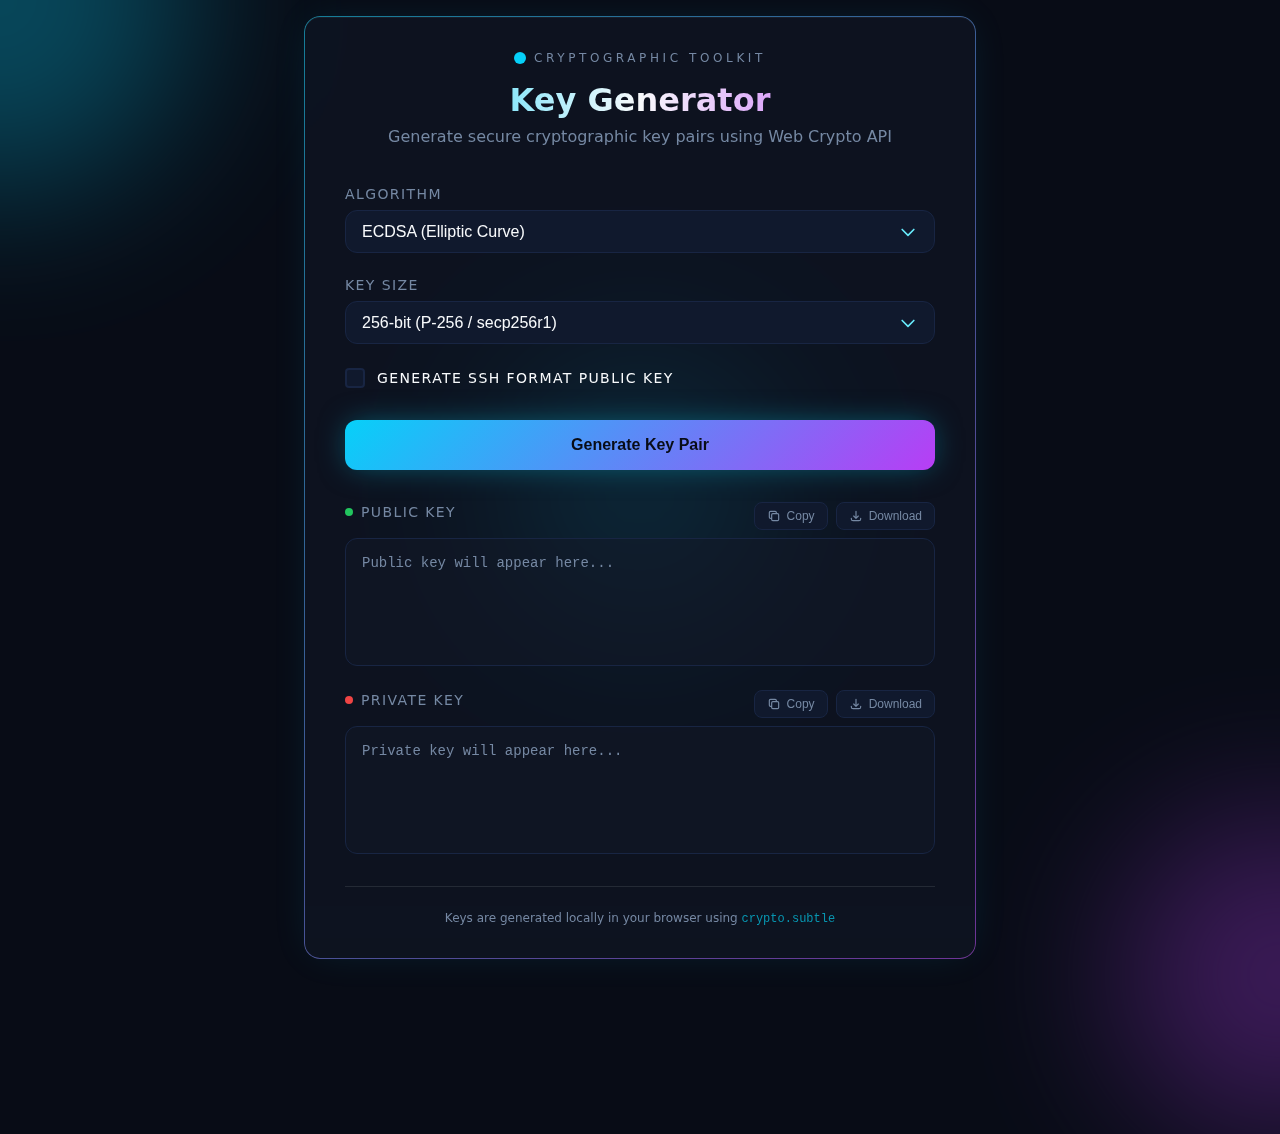
<file: index.html>
<!DOCTYPE html>
<html lang="en">
<head>
  <meta charset="UTF-8">
  <link rel="icon" type="image/png" sizes="32x32" href="favicon.png">
  <meta name="viewport" content="width=device-width, initial-scale=1.0">
  <title>Key Generator - Cryptographic Toolkit</title>
  <style>
    * {
      margin: 0;
      padding: 0;
      box-sizing: border-box;
    }

:root {
      --background: hsl(222 47% 6%);
      --foreground: hsl(210 40% 98%);
      --card: hsl(222 47% 8%);
      --primary: hsl(190 95% 50%);
      --primary-foreground: hsl(222 47% 6%);
      --accent: hsl(280 90% 60%);
      --muted: hsl(222 47% 15%);
      --muted-foreground: hsl(215 20% 55%);
      --border: hsl(222 47% 18%);
      --input: hsl(222 47% 12%);
      --destructive: hsl(0 84% 60%);
      --gradient-cyber: linear-gradient(135deg, hsl(190 95% 50%) 0%, hsl(280 90% 60%) 100%);
    }

    body {
      font-family: 'Inter', system-ui, -apple-system, sans-serif;
      background: var(--background);
      color: var(--foreground);
      min-height: 100vh;
      display: flex;
      align-items: center;
      justify-content: center;
      padding: 1rem;
      position: relative;
      overflow-x: hidden;
    }

    .floating-orb {
      position: absolute;
      border-radius: 50%;
      filter: blur(80px);
      opacity: 0.3;
      animation: float 8s ease-in-out infinite;
      pointer-events: none;
    }

    .orb-1 {
      width: 24rem;
      height: 24rem;
      background: var(--primary);
      top: -12rem;
      left: -12rem;
      animation-delay: 0s;
    }

    .orb-2 {
      width: 20rem;
      height: 20rem;
      background: var(--accent);
      bottom: -10rem;
      right: -10rem;
      animation-delay: 2s;
    }

    .orb-3 {
      width: 16rem;
      height: 16rem;
      background: var(--primary);
      top: 50%;
      left: 50%;
      transform: translate(-50%, -50%);
      animation-delay: 4s;
    }

    @keyframes float {
      0%, 100% {
        transform: translateY(0) scale(1);
      }
      50% {
        transform: translateY(-20px) scale(1.05);
      }
    }

    .card {
      background: rgba(17, 24, 39, 0.6);
      backdrop-filter: blur(24px);
      border: 1px solid rgba(255, 255, 255, 0.1);
      border-radius: 1rem;
      padding: 2rem 2.5rem;
      width: 100%;
      max-width: 42rem;
      position: relative;
      z-index: 10;
      box-shadow: 0 0 40px -10px rgba(6, 182, 212, 0.15),
      inset 0 1px 0 0 rgba(255, 255, 255, 0.05);
    }

    .card::before {
      content: '';
      position: absolute;
      inset: -1px;
      border-radius: inherit;
      padding: 1px;
      background: var(--gradient-cyber);
      -webkit-mask: linear-gradient(#fff 0 0) content-box, linear-gradient(#fff 0 0);
      mask: linear-gradient(#fff 0 0) content-box, linear-gradient(#fff 0 0);
      -webkit-mask-composite: xor;
      mask-composite: exclude;
      opacity: 0.5;
      transition: opacity 0.3s ease;
      pointer-events: none;
    }

    .card:hover::before {
      opacity: 1;
    }

    .header {
      text-align: center;
      margin-bottom: 2.5rem;
    }

    .badge {
      display: inline-flex;
      align-items: center;
      gap: 0.5rem;
      margin-bottom: 1rem;
    }

    .badge-dot {
      width: 0.75rem;
      height: 0.75rem;
      border-radius: 50%;
      background: var(--primary);
      animation: pulse-glow 3s ease-in-out infinite;
    }

    @keyframes pulse-glow {
      0%, 100% {
        opacity: 0.5;
      }
      50% {
        opacity: 0.8;
      }
    }

    .badge-text {
      font-size: 0.75rem;
      text-transform: uppercase;
      letter-spacing: 0.3em;
      color: var(--muted-foreground);
      font-weight: 500;
    }

    h1 {
      font-size: 2rem;
      font-weight: 700;
      background: linear-gradient(to right, var(--primary), var(--foreground), var(--accent));
      -webkit-background-clip: text;
      -webkit-text-fill-color: transparent;
      background-clip: text;
    }

    .subtitle {
      color: var(--muted-foreground);
      margin-top: 0.5rem;
    }

    .controls {
      display: flex;
      flex-direction: column;
      gap: 1.5rem;
      margin-bottom: 2rem;
    }

    .form-group {
      display: flex;
      flex-direction: column;
    }

    label {
      font-size: 0.875rem;
      font-weight: 500;
      color: var(--muted-foreground);
      text-transform: uppercase;
      letter-spacing: 0.1em;
      margin-bottom: 0.5rem;
    }

    select {
      background: var(--input);
      border: 1px solid var(--border);
      color: var(--foreground);
      border-radius: 0.75rem;
      padding: 0.75rem 1rem;
      font-size: 1rem;
      width: 100%;
      cursor: pointer;
      transition: all 0.3s ease;
      background-image: url("data:image/svg+xml,%3Csvg xmlns='http://www.w3.org/2000/svg' fill='none' viewBox='0 0 24 24' stroke='%2367e8f9'%3E%3Cpath stroke-linecap='round' stroke-linejoin='round' stroke-width='2' d='M19 9l-7 7-7-7'%3E%3C/path%3E%3C/svg%3E");
      background-repeat: no-repeat;
      background-position: right 1rem center;
      background-size: 1.25rem;
      -webkit-appearance: none;
      -moz-appearance: none;
      appearance: none;
    }

    select:focus {
      outline: none;
      box-shadow: 0 0 0 2px rgba(6, 182, 212, 0.5);
      border-color: rgba(6, 182, 212, 0.5);
    }

    select option {
      background: var(--card);
      color: var(--foreground);
    }

    .disabled-select {
      background: rgba(255, 255, 255, 0.05);
      color: var(--muted-foreground);
      cursor: not-allowed;
      border: 1px solid var(--border);
      border-radius: 0.75rem;
      padding: 0.75rem 1rem;
      font-size: 1rem;
    }

    .checkbox-group {
      display: flex;
      align-items: center;
      gap: 0.75rem;
      cursor: pointer;
    }

    .checkbox-group:hover .checkbox-label {
      color: var(--primary);
    }

    .checkbox-wrapper {
      position: relative;
    }

    .checkbox-wrapper input {
      position: absolute;
      opacity: 0;
      width: 0;
      height: 0;
    }

    .checkbox-custom {
      width: 1.25rem;
      height: 1.25rem;
      border: 2px solid var(--border);
      border-radius: 0.25rem;
      background: var(--input);
      display: flex;
      align-items: center;
      justify-content: center;
      transition: all 0.2s ease;
    }

    .checkbox-wrapper input:checked + .checkbox-custom {
      background: var(--primary);
      border-color: var(--primary);
    }

    .checkbox-custom svg {
      width: 0.75rem;
      height: 0.75rem;
      stroke: var(--primary-foreground);
      stroke-width: 3;
      opacity: 0;
      transition: opacity 0.2s ease;
    }

    .checkbox-wrapper input:checked + .checkbox-custom svg {
      opacity: 1;
    }

    .checkbox-label {
      font-size: 0.875rem;
      color: var(--foreground);
      transition: color 0.2s ease;
    }

    .btn {
      position: relative;
      width: 100%;
      padding: 1rem 2rem;
      border: none;
      border-radius: 0.75rem;
      font-size: 1rem;
      font-weight: 600;
      color: var(--primary-foreground);
      background: var(--gradient-cyber);
      cursor: pointer;
      transition: all 0.3s ease;
      box-shadow: 0 0 30px -5px rgba(6, 182, 212, 0.5);
    }

    .btn:hover {
      transform: scale(1.02);
      box-shadow: 0 0 40px -5px rgba(6, 182, 212, 0.7);
    }

    .btn:active {
      transform: scale(0.98);
    }

    .btn:disabled {
      opacity: 0.5;
      cursor: not-allowed;
      transform: none;
    }

    .btn-content {
      display: flex;
      align-items: center;
      justify-content: center;
      gap: 0.5rem;
    }

    .spinner {
      width: 1.25rem;
      height: 1.25rem;
      animation: spin 1s linear infinite;
    }

    @keyframes spin {
      from {
        transform: rotate(0deg);
      }
      to {
        transform: rotate(360deg);
      }
    }

    .error {
      margin-bottom: 1.5rem;
      padding: 1rem;
      border-radius: 0.75rem;
      background: rgba(239, 68, 68, 0.1);
      border: 1px solid rgba(239, 68, 68, 0.3);
      color: var(--destructive);
      font-size: 0.875rem;
      display: none;
    }

    .error.show {
      display: block;
    }

    .output-group {
      display: flex;
      flex-direction: column;
      gap: 1.5rem;
    }

    .output-label {
      display: flex;
      align-items: center;
      gap: 0.5rem;
    }

    .output-dot {
      width: 0.5rem;
      height: 0.5rem;
      border-radius: 50%;
    }

    .output-dot.green {
      background: #22c55e;
    }
    .output-dot.red {
      background: #ef4444;
    }

    textarea {
      background: rgba(17, 24, 39, 0.5);
      border: 1px solid var(--border);
      color: var(--foreground);
      border-radius: 0.75rem;
      padding: 1rem;
      width: 100%;
      height: 8rem;
      font-family: 'Monaco', 'Menlo', monospace;
      font-size: 0.875rem;
      resize: none;
    }

    textarea:focus {
      outline: none;
      box-shadow: 0 0 0 2px rgba(6, 182, 212, 0.3);
    }

    textarea::placeholder {
      color: var(--muted-foreground);
    }

    .output-header {
      display: flex;
      justify-content: space-between;
      align-items: center;
      margin-bottom: 0.5rem;
    }

    .copy-btn {
      display: flex;
      align-items: center;
      gap: 0.375rem;
      padding: 0.375rem 0.75rem;
      background: var(--input);
      border: 1px solid var(--border);
      border-radius: 0.5rem;
      color: var(--muted-foreground);
      font-size: 0.75rem;
      cursor: pointer;
      transition: all 0.2s ease;
    }

    .copy-btn:hover {
      background: var(--muted);
      color: var(--foreground);
      border-color: var(--primary);
    }

    .copy-btn.copied {
      background: rgba(34, 197, 94, 0.2);
      border-color: #22c55e;
      color: #22c55e;
    }

    .copy-btn svg {
      width: 0.875rem;
      height: 0.875rem;
    }

    .btn-group {
      display: flex;
      gap: 0.5rem;
    }

    .footer {
      margin-top: 2rem;
      padding-top: 1.5rem;
      border-top: 1px solid rgba(255, 255, 255, 0.1);
      text-align: center;
    }

    .footer p {
      font-size: 0.75rem;
      color: var(--muted-foreground);
    }

    .footer code {
      color: rgba(6, 182, 212, 0.8);
    }

    @media (max-width: 768px) {
      body {
        padding: 0.5rem;
        align-items: flex-start;
        padding-top: 1rem;
      }

      .floating-orb {
        display: none;
      }

      .card {
        padding: 1.25rem;
        border-radius: 0.75rem;
        max-width: 100%;
      }

      .header {
        margin-bottom: 1.5rem;
      }

      h1 {
        font-size: 1.5rem;
      }

      .subtitle {
        font-size: 0.875rem;
      }

      .badge-text {
        font-size: 0.625rem;
        letter-spacing: 0.2em;
      }

      .controls {
        gap: 1rem;
        margin-bottom: 1.5rem;
      }

      label {
        font-size: 0.75rem;
      }

      select, .disabled-select {
        padding: 0.625rem 0.875rem;
        font-size: 0.875rem;
      }

      .btn {
        padding: 0.875rem 1.5rem;
        font-size: 0.875rem;
      }

      textarea {
        height: 6rem;
        font-size: 0.75rem;
        padding: 0.75rem;
      }

      .output-group {
        gap: 1rem;
      }

      .output-header {
        flex-direction: column;
        align-items: flex-start;
        gap: 0.5rem;
      }

      .btn-group {
        width: 100%;
      }

      .copy-btn {
        flex: 1;
        justify-content: center;
        padding: 0.5rem 0.625rem;
      }

      .footer {
        margin-top: 1.5rem;
        padding-top: 1rem;
      }

      .footer p {
        font-size: 0.625rem;
      }
    }

    @media (max-width: 380px) {
      .card {
        padding: 1rem;
      }

      h1 {
        font-size: 1.25rem;
      }

      .btn-group {
        flex-direction: column;
      }

      .copy-btn {
        width: 100%;
      }
    }
  </style>
</head>
<body>
  <div class="floating-orb orb-1"></div>
  <div class="floating-orb orb-2"></div>
  <div class="floating-orb orb-3"></div>
  <div class="card">
    <div class="header">
      <div class="badge">
        <div class="badge-dot"></div>
        <span class="badge-text">Cryptographic Toolkit</span>
      </div>
      <h1>Key Generator</h1>
      <p class="subtitle">
        Generate secure cryptographic key pairs using Web Crypto API
      </p>
    </div>

    <div class="controls">
      <div class="form-group">
        <label for="algorithm">Algorithm</label>
        <select id="algorithm">
          <option value="ECDSA">ECDSA (Elliptic Curve)</option>
          <option value="ED25519">ED25519 (Edwards Curve)</option>
          <option value="RSA">RSA</option>
        </select>
      </div>

      <div class="form-group">
        <label for="keySizeContainer">Key Size</label>
        <div id="keySizeContainer">
          <select id="ecdsaSize">
            <option value="256">256-bit (P-256 / secp256r1)</option>
            <option value="384">384-bit (P-384 / secp384r1)</option>
            <option value="521">521-bit (P-521 / secp521r1)</option>
          </select>
        </div>
      </div>

      <label class="checkbox-group">
        <div class="checkbox-wrapper">
          <input type="checkbox" id="sshFormat">
          <div class="checkbox-custom">
            <svg fill="none" viewBox="0 0 24 24" stroke="currentColor">
              <path stroke-linecap="round" stroke-linejoin="round" d="M5 13l4 4L19 7" />
            </svg>
          </div>
        </div>
        <span class="checkbox-label">Generate SSH format public key</span>
      </label>

      <button class="btn" id="generateBtn">
        <span class="btn-content" id="btnContent">Generate Key Pair</span>
      </button>
    </div>

    <div class="error" id="error"></div>

    <div class="output-group">
      <div class="form-group">
        <div class="output-header">
          <label class="output-label">
            <span class="output-dot green"></span>
            Public Key
          </label>
          <div class="btn-group">
            <button class="copy-btn" id="copyPublicBtn">
              <svg xmlns="http://www.w3.org/2000/svg" fill="none" viewBox="0 0 24 24" stroke="currentColor">
                <path stroke-linecap="round" stroke-linejoin="round" stroke-width="2" d="M8 16H6a2 2 0 01-2-2V6a2 2 0 012-2h8a2 2 0 012 2v2m-6 12h8a2 2 0 002-2v-8a2 2 0 00-2-2h-8a2 2 0 00-2 2v8a2 2 0 002 2z" />
              </svg>
              <span>Copy</span>
            </button>
            <button class="copy-btn" id="downloadPublicBtn">
              <svg xmlns="http://www.w3.org/2000/svg" fill="none" viewBox="0 0 24 24" stroke="currentColor">
                <path stroke-linecap="round" stroke-linejoin="round" stroke-width="2" d="M4 16v1a3 3 0 003 3h10a3 3 0 003-3v-1m-4-4l-4 4m0 0l-4-4m4 4V4" />
              </svg>
              <span>Download</span>
            </button>
          </div>
        </div>
        <textarea id="publicKey" readonly placeholder="Public key will appear here..."></textarea>
      </div>

      <div class="form-group">
        <div class="output-header">
          <label class="output-label">
            <span class="output-dot red"></span>
            Private Key
          </label>
          <div class="btn-group">
            <button class="copy-btn" id="copyPrivateBtn">
              <svg xmlns="http://www.w3.org/2000/svg" fill="none" viewBox="0 0 24 24" stroke="currentColor">
                <path stroke-linecap="round" stroke-linejoin="round" stroke-width="2" d="M8 16H6a2 2 0 01-2-2V6a2 2 0 012-2h8a2 2 0 012 2v2m-6 12h8a2 2 0 002-2v-8a2 2 0 00-2-2h-8a2 2 0 00-2 2v8a2 2 0 002 2z" />
              </svg>
              <span>Copy</span>
            </button>
            <button class="copy-btn" id="downloadPrivateBtn">
              <svg xmlns="http://www.w3.org/2000/svg" fill="none" viewBox="0 0 24 24" stroke="currentColor">
                <path stroke-linecap="round" stroke-linejoin="round" stroke-width="2" d="M4 16v1a3 3 0 003 3h10a3 3 0 003-3v-1m-4-4l-4 4m0 0l-4-4m4 4V4" />
              </svg>
              <span>Download</span>
            </button>
          </div>
        </div>
        <textarea id="privateKey" readonly placeholder="Private key will appear here..."></textarea>
      </div>
    </div>

    <div class="footer">
      <p>
        Keys are generated locally in your browser using <code>crypto.subtle</code>
      </p>
    </div>
  </div>
  <script type="module">
    import {
      ed25519
    } from "https://esm.sh/@noble/curves@2.0.1/ed25519";

    /* =========================================================
     * DOM REFERENCES
     * ======================================================= */
    const $ = (id) => document.getElementById(id);

    const ui = {
      algorithm: $('algorithm'),
      keySizeContainer: $('keySizeContainer'),
      sshFormat: $('sshFormat'),
      generateBtn: $('generateBtn'),
      btnContent: $('btnContent'),
      error: $('error'),
      publicKey: $('publicKey'),
      privateKey: $('privateKey'),
      copyPublicBtn: $('copyPublicBtn'),
      copyPrivateBtn: $('copyPrivateBtn'),
      downloadPublicBtn: $('downloadPublicBtn'),
      downloadPrivateBtn: $('downloadPrivateBtn'),
    };

    /* =========================================================
     * CONSTANTS
     * ======================================================= */
    const ECDSA_CURVES = {
      '256': 'P-256',
      '384': 'P-384',
      '521': 'P-521',
    };

    const SSH_CURVE_NAMES = {
      '256': 'nistp256',
      '384': 'nistp384',
      '521': 'nistp521',
    };
    
    const KEY_LABELS = {
      ECDSA: 'EC',
      ED25519: '',
      RSA: 'RSA',
    };

    /* =========================================================
     * UI HELPERS
     * ======================================================= */
    function setLoading(isLoading) {
      ui.generateBtn.disabled = isLoading;
      ui.btnContent.innerHTML = isLoading
      ? `
      <svg class="spinner" viewBox="0 0 24 24" fill="none">
      <circle style="opacity:.25" cx="12" cy="12" r="10" stroke="currentColor" stroke-width="4"/>
      <path style="opacity:.75" fill="currentColor"
      d="M4 12a8 8 0 018-8V0C5.373 0 0 5.373 0 12h4z"/>
      </svg>
      Generating...
      `: 'Generate Key Pair';
    }

    function showError(message) {
      ui.error.textContent = message;
      ui.error.classList.add('show');
    }

    function clearOutput() {
      ui.error.classList.remove('show');
      ui.publicKey.value = '';
      ui.privateKey.value = '';
    }

    /* =========================================================
     * KEY SIZE SELECTION
     * ======================================================= */
    function updateKeySizeOptions() {
      const algo = ui.algorithm.value;

      if (algo === 'ED25519') {
        ui.keySizeContainer.innerHTML =
        `<div class="disabled-select">256-bit (Fixed)</div>`;
        return;
      }

      if (algo === 'ECDSA') {
        ui.keySizeContainer.innerHTML = `
        <select id="ecdsaSize">
        <option value="256">256-bit (P-256)</option>
        <option value="384">384-bit (P-384)</option>
        <option value="521">521-bit (P-521)</option>
        </select>
        `;
        return;
      }

      ui.keySizeContainer.innerHTML = `
      <select id="rsaSize">
      <option value="1024">1024-bit</option>
      <option value="2048" selected>2048-bit (Recommended)</option>
      <option value="4096">4096-bit</option>
      </select>
      `;
    }

    /* =========================================================
     * UTILS
     * ======================================================= */
    const bufferToBase64 = (buffer) =>
    btoa(String.fromCharCode(...new Uint8Array(buffer)));

    const formatPEM = (base64, type) =>
    `-----BEGIN ${type} KEY-----\n${
    base64.match(/.{1,64}/g).join('\n')
    }\n-----END ${type} KEY-----`;

    const decodeBase64Url = (str) =>
    Uint8Array.from(atob(str.replace(/-/g, '+').replace(/_/g, '/')), c => c.charCodeAt(0));

    const spkiFromPublicKeyED25519 = (pub) => {
      return new Uint8Array([
        0x30, 0x2a,
        0x30, 0x05,
        0x06, 0x03, 0x2b, 0x65, 0x70,
        0x03, 0x21, 0x00,
        ...pub
      ]);
    }

    const pkcs8FromPrivateKeyED25519 = (priv) => {
      return new Uint8Array([
        0x30, 0x2e,
        0x02, 0x01, 0x00,
        0x30, 0x05,
        0x06, 0x03, 0x2b, 0x65, 0x70,
        0x04, 0x22,
        0x04, 0x20,
        ...priv
      ]);
    }

    /* =========================================================
     * SSH ENCODING
     * ======================================================= */
    const ssh = {
      string: (str) => {
        const bytes = new TextEncoder().encode(str);
        return new Uint8Array([
          ...new Uint8Array(new Uint32Array([bytes.length]).buffer).reverse(),
          ...bytes,
        ]);
      },

      bytes: (bytes) => {
        const len = bytes.length;
        return new Uint8Array([
          ...new Uint8Array(new Uint32Array([len]).buffer).reverse(),
          ...bytes,
        ]);
      },

      mpint: (bytes) => {
        if (bytes[0] & 0x80) bytes = Uint8Array.from([0, ...bytes]);
        return ssh.bytes(bytes);
      },
    };

    /* =========================================================
     * SSH PUBLIC KEY FORMATTERS
     * ======================================================= */
    async function formatSSHPublicKey(publicKey, algo, ecdsaSize) {
      if (algo === 'RSA') {
        const jwk = await crypto.subtle.exportKey('jwk', publicKey);
        const e = ssh.mpint(decodeBase64Url(jwk.e));
        const n = ssh.mpint(decodeBase64Url(jwk.n));
        const blob = new Uint8Array([
          ...ssh.string('ssh-rsa'),
          ...e,
          ...n,
        ]);
        return `ssh-rsa ${bufferToBase64(blob)}`;
      }

      if (algo === 'ECDSA') {
        const jwk = await crypto.subtle.exportKey('jwk', publicKey);
        const x = decodeBase64Url(jwk.x);
        const y = decodeBase64Url(jwk.y);
        const curve = SSH_CURVE_NAMES[ecdsaSize];
        const point = new Uint8Array([0x04, ...x, ...y]);

        const blob = new Uint8Array([
          ...ssh.string(`ecdsa-sha2-${curve}`),
          ...ssh.string(curve),
          ...ssh.bytes(point),
        ]);

        return `ecdsa-sha2-${curve} ${bufferToBase64(blob)}`;
      }

      const raw = publicKey instanceof Uint8Array ? publicKey : new Uint8Array(await crypto.subtle.exportKey('raw', publicKey));
      const blob = new Uint8Array([
        ...ssh.string('ssh-ed25519'),
        ...ssh.bytes(raw),
      ]);
      return `ssh-ed25519 ${bufferToBase64(blob)}`;
    }

    /* =========================================================
     * KEY GENERATION
     * ======================================================= */
    async function generateED25519() {
      try {
        return await crypto.subtle.generateKey(
          {
            name: 'Ed25519'
          },
          true,
          ['sign', 'verify']
        );
      } catch (err) {
        const privateKey = ed25519.utils.randomSecretKey();
        return {
          privateKey,
          publicKey: ed25519.getPublicKey(privateKey),
        };
      }
    }

    async function generateKeyPair() {
      const algo = ui.algorithm.value;
      const ecdsaSize = $('ecdsaSize')?.value ?? '256';
      const rsaSize = $('rsaSize')?.value ?? '2048';

      if (algo === 'ECDSA') {
        return crypto.subtle.generateKey(
          {
            name: 'ECDSA', namedCurve: ECDSA_CURVES[ecdsaSize]
          },
          true,
          ['sign', 'verify']
        );
      }

      if (algo === 'ED25519') {
        return generateED25519();
      }

      return crypto.subtle.generateKey(
        {
          name: 'RSA-OAEP',
          modulusLength: Number(rsaSize),
          publicExponent: new Uint8Array([1, 0, 1]),
          hash: 'SHA-256',
        },
        true,
        ['encrypt', 'decrypt']
      );
    }

    /* =========================================================
     * MAIN HANDLER
     * ======================================================= */
    async function generateKeys() {
      try {
        clearOutput();
        setLoading(true);

        const algo = ui.algorithm.value;
        const keyPair = await generateKeyPair();

        const privateKey = algo === 'ED25519' && keyPair.privateKey instanceof Uint8Array ? pkcs8FromPrivateKeyED25519(keyPair.privateKey) : await crypto.subtle.exportKey('pkcs8', keyPair.privateKey);
        ui.privateKey.value = formatPEM(bufferToBase64(privateKey), `${KEY_LABELS[algo]} PRIVATE`.trim());

        if (ui.sshFormat.checked) {
          ui.publicKey.value = await formatSSHPublicKey(
            keyPair.publicKey,
            ui.algorithm.value,
            $('ecdsaSize')?.value
          );
        } else {
          const publicKey = algo === 'ED25519' && keyPair.publicKey instanceof Uint8Array ? spkiFromPublicKeyED25519(keyPair.publicKey) : await crypto.subtle.exportKey('spki', keyPair.publicKey);
          ui.publicKey.value = formatPEM(bufferToBase64(publicKey), 'PUBLIC');
        }
      } catch (err) {
        console.error(err);
        showError(
          `Failed to generate keys: ${err.message || 'Unknown error'}`
        );
      } finally {
        setLoading(false);
      }
    }

    /* =========================================================
     * COPY TO CLIPBOARD
     * ======================================================= */
    async function copyToClipboard(textareaId, buttonId) {
      const textarea = document.getElementById(textareaId);
      const button = document.getElementById(buttonId);
      const text = textarea.value;

      if (!text) return;

      try {
        await navigator.clipboard.writeText(text);
        button.classList.add('copied');
        button.querySelector('span').textContent = 'Copied!';

        setTimeout(() => {
          button.classList.remove('copied');
          button.querySelector('span').textContent = 'Copy';
        }, 2000);
      } catch (err) {
        // Fallback for older browsers
        textarea.select();
        document.execCommand('copy');
        button.classList.add('copied');
        button.querySelector('span').textContent = 'Copied!';

        setTimeout(() => {
          button.classList.remove('copied');
          button.querySelector('span').textContent = 'Copy';
        }, 2000);
      }
    }

    /* =========================================================
     * DOWNLOAD KEY
     * ======================================================= */
    function downloadKey(textareaId, type) {
      const textarea = document.getElementById(textareaId);
      const text = textarea.value;

      if (!text) return;

      const algo = ui.algorithm.value.toLowerCase();
      const isSSH = ui.sshFormat.checked && type === 'public';

      let filename;
      if (isSSH) {
        filename = `id_${algo}.pub`;
      } else {
        filename = `${algo}_${type}.pem`;
      }

      const blob = new Blob([text], {
        type: 'text/plain'
      });
      const url = URL.createObjectURL(blob);
      const a = document.createElement('a');
      a.href = url;
      a.download = filename;
      document.body.appendChild(a);
      a.click();
      document.body.removeChild(a);
      URL.revokeObjectURL(url);
    }

    /* =========================================================
     * EVENTS
     * ======================================================= */
    ui.algorithm.addEventListener('change', updateKeySizeOptions);
    ui.generateBtn.addEventListener('click', generateKeys);
    ui.copyPublicBtn.addEventListener('click', () => copyToClipboard('publicKey', 'copyPublicBtn'));
    ui.copyPrivateBtn.addEventListener('click', () => copyToClipboard('privateKey', 'copyPrivateBtn'));
    ui.downloadPublicBtn.addEventListener('click', () => downloadKey('publicKey', 'public'));
    ui.downloadPrivateBtn.addEventListener('click', () => downloadKey('privateKey', 'private'));
    updateKeySizeOptions();
  </script>
</body>
</html>
</file>
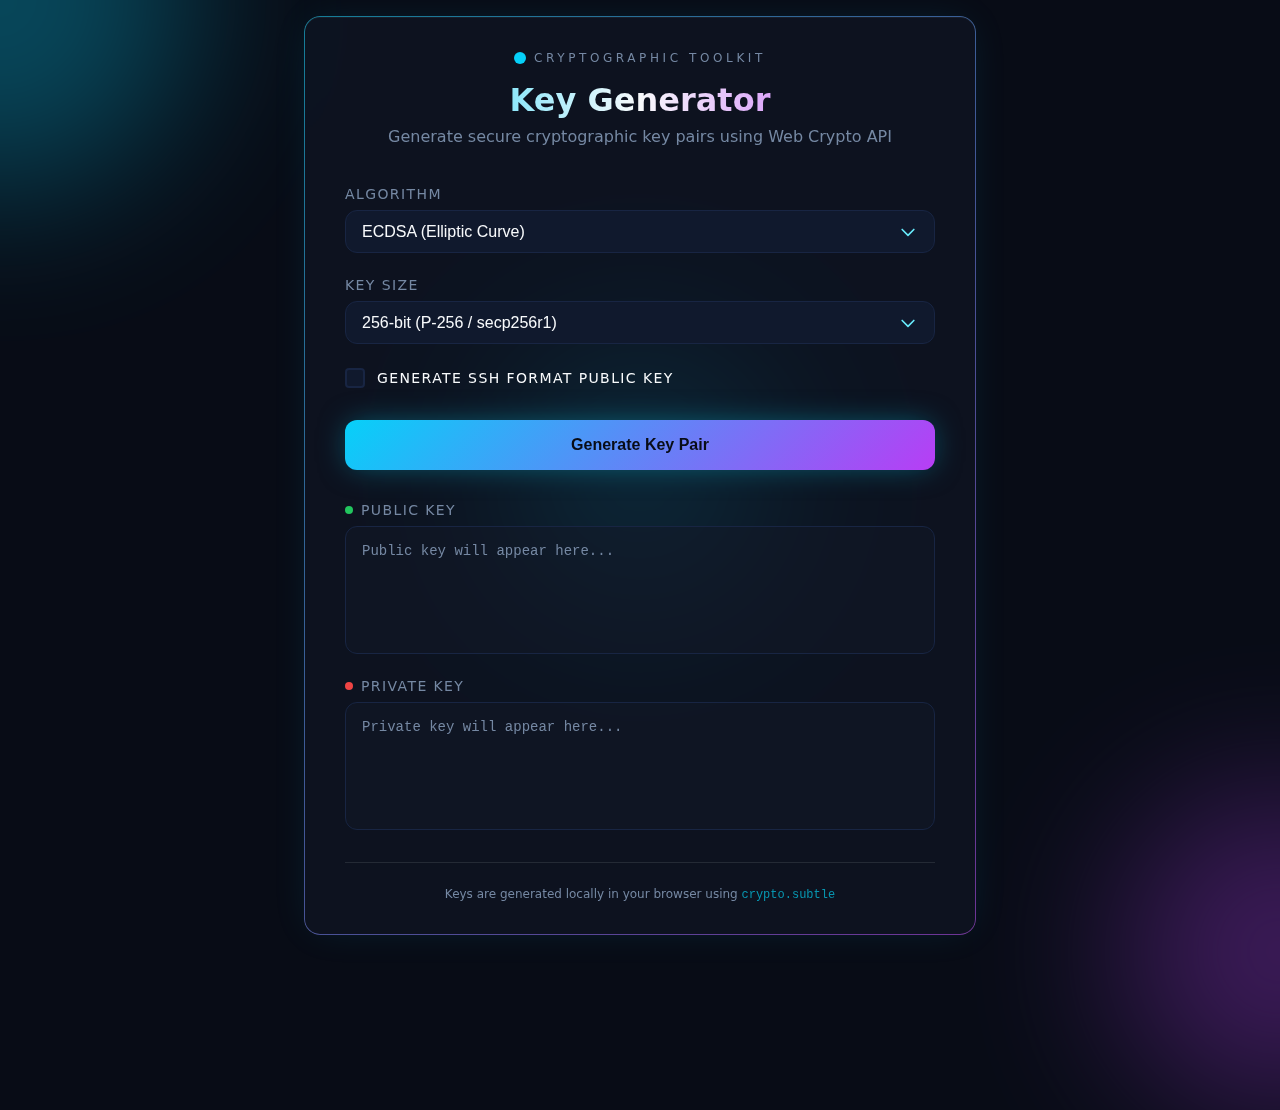
<file: public/keygen.html>
<!DOCTYPE html>
<html lang="en">
<head>
  <meta charset="UTF-8">
  <meta name="viewport" content="width=device-width, initial-scale=1.0">
  <title>Key Generator - Cryptographic Toolkit</title>
  <style>
    * {
      margin: 0;
      padding: 0;
      box-sizing: border-box;
    }

    :root {
      --background: hsl(222 47% 6%);
      --foreground: hsl(210 40% 98%);
      --card: hsl(222 47% 8%);
      --primary: hsl(190 95% 50%);
      --primary-foreground: hsl(222 47% 6%);
      --accent: hsl(280 90% 60%);
      --muted: hsl(222 47% 15%);
      --muted-foreground: hsl(215 20% 55%);
      --border: hsl(222 47% 18%);
      --input: hsl(222 47% 12%);
      --destructive: hsl(0 84% 60%);
      --gradient-cyber: linear-gradient(135deg, hsl(190 95% 50%) 0%, hsl(280 90% 60%) 100%);
    }

    body {
      font-family: 'Inter', system-ui, -apple-system, sans-serif;
      background: var(--background);
      color: var(--foreground);
      min-height: 100vh;
      display: flex;
      align-items: center;
      justify-content: center;
      padding: 1rem;
      position: relative;
      overflow-x: hidden;
    }

    .floating-orb {
      position: absolute;
      border-radius: 50%;
      filter: blur(80px);
      opacity: 0.3;
      animation: float 8s ease-in-out infinite;
      pointer-events: none;
    }

    .orb-1 {
      width: 24rem;
      height: 24rem;
      background: var(--primary);
      top: -12rem;
      left: -12rem;
      animation-delay: 0s;
    }

    .orb-2 {
      width: 20rem;
      height: 20rem;
      background: var(--accent);
      bottom: -10rem;
      right: -10rem;
      animation-delay: 2s;
    }

    .orb-3 {
      width: 16rem;
      height: 16rem;
      background: var(--primary);
      top: 50%;
      left: 50%;
      transform: translate(-50%, -50%);
      animation-delay: 4s;
    }

    @keyframes float {
      0%, 100% { transform: translateY(0) scale(1); }
      50% { transform: translateY(-20px) scale(1.05); }
    }

    .card {
      background: rgba(17, 24, 39, 0.6);
      backdrop-filter: blur(24px);
      border: 1px solid rgba(255, 255, 255, 0.1);
      border-radius: 1rem;
      padding: 2rem 2.5rem;
      width: 100%;
      max-width: 42rem;
      position: relative;
      z-index: 10;
      box-shadow: 0 0 40px -10px rgba(6, 182, 212, 0.15),
                  inset 0 1px 0 0 rgba(255, 255, 255, 0.05);
    }

    .card::before {
      content: '';
      position: absolute;
      inset: -1px;
      border-radius: inherit;
      padding: 1px;
      background: var(--gradient-cyber);
      -webkit-mask: linear-gradient(#fff 0 0) content-box, linear-gradient(#fff 0 0);
      mask: linear-gradient(#fff 0 0) content-box, linear-gradient(#fff 0 0);
      -webkit-mask-composite: xor;
      mask-composite: exclude;
      opacity: 0.5;
      transition: opacity 0.3s ease;
      pointer-events: none;
    }

    .card:hover::before {
      opacity: 1;
    }

    .header {
      text-align: center;
      margin-bottom: 2.5rem;
    }

    .badge {
      display: inline-flex;
      align-items: center;
      gap: 0.5rem;
      margin-bottom: 1rem;
    }

    .badge-dot {
      width: 0.75rem;
      height: 0.75rem;
      border-radius: 50%;
      background: var(--primary);
      animation: pulse-glow 3s ease-in-out infinite;
    }

    @keyframes pulse-glow {
      0%, 100% { opacity: 0.5; }
      50% { opacity: 0.8; }
    }

    .badge-text {
      font-size: 0.75rem;
      text-transform: uppercase;
      letter-spacing: 0.3em;
      color: var(--muted-foreground);
      font-weight: 500;
    }

    h1 {
      font-size: 2rem;
      font-weight: 700;
      background: linear-gradient(to right, var(--primary), var(--foreground), var(--accent));
      -webkit-background-clip: text;
      -webkit-text-fill-color: transparent;
      background-clip: text;
    }

    .subtitle {
      color: var(--muted-foreground);
      margin-top: 0.5rem;
    }

    .controls {
      display: flex;
      flex-direction: column;
      gap: 1.5rem;
      margin-bottom: 2rem;
    }

    .form-group {
      display: flex;
      flex-direction: column;
    }

    label {
      font-size: 0.875rem;
      font-weight: 500;
      color: var(--muted-foreground);
      text-transform: uppercase;
      letter-spacing: 0.1em;
      margin-bottom: 0.5rem;
    }

    select {
      background: var(--input);
      border: 1px solid var(--border);
      color: var(--foreground);
      border-radius: 0.75rem;
      padding: 0.75rem 1rem;
      font-size: 1rem;
      width: 100%;
      cursor: pointer;
      transition: all 0.3s ease;
      background-image: url("data:image/svg+xml,%3Csvg xmlns='http://www.w3.org/2000/svg' fill='none' viewBox='0 0 24 24' stroke='%2367e8f9'%3E%3Cpath stroke-linecap='round' stroke-linejoin='round' stroke-width='2' d='M19 9l-7 7-7-7'%3E%3C/path%3E%3C/svg%3E");
      background-repeat: no-repeat;
      background-position: right 1rem center;
      background-size: 1.25rem;
      -webkit-appearance: none;
      -moz-appearance: none;
      appearance: none;
    }

    select:focus {
      outline: none;
      box-shadow: 0 0 0 2px rgba(6, 182, 212, 0.5);
      border-color: rgba(6, 182, 212, 0.5);
    }

    select option {
      background: var(--card);
      color: var(--foreground);
    }

    .disabled-select {
      background: rgba(255, 255, 255, 0.05);
      color: var(--muted-foreground);
      cursor: not-allowed;
      border: 1px solid var(--border);
      border-radius: 0.75rem;
      padding: 0.75rem 1rem;
      font-size: 1rem;
    }

    .checkbox-group {
      display: flex;
      align-items: center;
      gap: 0.75rem;
      cursor: pointer;
    }

    .checkbox-group:hover .checkbox-label {
      color: var(--primary);
    }

    .checkbox-wrapper {
      position: relative;
    }

    .checkbox-wrapper input {
      position: absolute;
      opacity: 0;
      width: 0;
      height: 0;
    }

    .checkbox-custom {
      width: 1.25rem;
      height: 1.25rem;
      border: 2px solid var(--border);
      border-radius: 0.25rem;
      background: var(--input);
      display: flex;
      align-items: center;
      justify-content: center;
      transition: all 0.2s ease;
    }

    .checkbox-wrapper input:checked + .checkbox-custom {
      background: var(--primary);
      border-color: var(--primary);
    }

    .checkbox-custom svg {
      width: 0.75rem;
      height: 0.75rem;
      stroke: var(--primary-foreground);
      stroke-width: 3;
      opacity: 0;
      transition: opacity 0.2s ease;
    }

    .checkbox-wrapper input:checked + .checkbox-custom svg {
      opacity: 1;
    }

    .checkbox-label {
      font-size: 0.875rem;
      color: var(--foreground);
      transition: color 0.2s ease;
    }

    .btn {
      position: relative;
      width: 100%;
      padding: 1rem 2rem;
      border: none;
      border-radius: 0.75rem;
      font-size: 1rem;
      font-weight: 600;
      color: var(--primary-foreground);
      background: var(--gradient-cyber);
      cursor: pointer;
      transition: all 0.3s ease;
      box-shadow: 0 0 30px -5px rgba(6, 182, 212, 0.5);
    }

    .btn:hover {
      transform: scale(1.02);
      box-shadow: 0 0 40px -5px rgba(6, 182, 212, 0.7);
    }

    .btn:active {
      transform: scale(0.98);
    }

    .btn:disabled {
      opacity: 0.5;
      cursor: not-allowed;
      transform: none;
    }

    .btn-content {
      display: flex;
      align-items: center;
      justify-content: center;
      gap: 0.5rem;
    }

    .spinner {
      width: 1.25rem;
      height: 1.25rem;
      animation: spin 1s linear infinite;
    }

    @keyframes spin {
      from { transform: rotate(0deg); }
      to { transform: rotate(360deg); }
    }

    .error {
      margin-bottom: 1.5rem;
      padding: 1rem;
      border-radius: 0.75rem;
      background: rgba(239, 68, 68, 0.1);
      border: 1px solid rgba(239, 68, 68, 0.3);
      color: var(--destructive);
      font-size: 0.875rem;
      display: none;
    }

    .error.show {
      display: block;
    }

    .output-group {
      display: flex;
      flex-direction: column;
      gap: 1.5rem;
    }

    .output-label {
      display: flex;
      align-items: center;
      gap: 0.5rem;
    }

    .output-dot {
      width: 0.5rem;
      height: 0.5rem;
      border-radius: 50%;
    }

    .output-dot.green { background: #22c55e; }
    .output-dot.red { background: #ef4444; }

    textarea {
      background: rgba(17, 24, 39, 0.5);
      border: 1px solid var(--border);
      color: var(--foreground);
      border-radius: 0.75rem;
      padding: 1rem;
      width: 100%;
      height: 8rem;
      font-family: 'Monaco', 'Menlo', monospace;
      font-size: 0.875rem;
      resize: none;
    }

    textarea:focus {
      outline: none;
      box-shadow: 0 0 0 2px rgba(6, 182, 212, 0.3);
    }

    textarea::placeholder {
      color: var(--muted-foreground);
    }

    .footer {
      margin-top: 2rem;
      padding-top: 1.5rem;
      border-top: 1px solid rgba(255, 255, 255, 0.1);
      text-align: center;
    }

    .footer p {
      font-size: 0.75rem;
      color: var(--muted-foreground);
    }

    .footer code {
      color: rgba(6, 182, 212, 0.8);
    }

    @media (max-width: 640px) {
      .card {
        padding: 1.5rem;
      }
      h1 {
        font-size: 1.5rem;
      }
    }
  </style>
</head>
<body>
  <div class="floating-orb orb-1"></div>
  <div class="floating-orb orb-2"></div>
  <div class="floating-orb orb-3"></div>

  <div class="card">
    <div class="header">
      <div class="badge">
        <div class="badge-dot"></div>
        <span class="badge-text">Cryptographic Toolkit</span>
      </div>
      <h1>Key Generator</h1>
      <p class="subtitle">Generate secure cryptographic key pairs using Web Crypto API</p>
    </div>

    <div class="controls">
      <div class="form-group">
        <label for="algorithm">Algorithm</label>
        <select id="algorithm">
          <option value="ECDSA">ECDSA (Elliptic Curve)</option>
          <option value="ED25519">ED25519 (Edwards Curve)</option>
          <option value="RSA">RSA</option>
        </select>
      </div>

      <div class="form-group">
        <label for="keySize">Key Size</label>
        <div id="keySizeContainer">
          <select id="ecdsaSize">
            <option value="256">256-bit (P-256 / secp256r1)</option>
            <option value="384">384-bit (P-384 / secp384r1)</option>
            <option value="521">521-bit (P-521 / secp521r1)</option>
          </select>
        </div>
      </div>

      <label class="checkbox-group">
        <div class="checkbox-wrapper">
          <input type="checkbox" id="sshFormat">
          <div class="checkbox-custom">
            <svg fill="none" viewBox="0 0 24 24" stroke="currentColor">
              <path stroke-linecap="round" stroke-linejoin="round" d="M5 13l4 4L19 7"/>
            </svg>
          </div>
        </div>
        <span class="checkbox-label">Generate SSH format public key</span>
      </label>

      <button class="btn" id="generateBtn">
        <span class="btn-content" id="btnContent">Generate Key Pair</span>
      </button>
    </div>

    <div class="error" id="error"></div>

    <div class="output-group">
      <div class="form-group">
        <label class="output-label">
          <span class="output-dot green"></span>
          Public Key
        </label>
        <textarea id="publicKey" readonly placeholder="Public key will appear here..."></textarea>
      </div>

      <div class="form-group">
        <label class="output-label">
          <span class="output-dot red"></span>
          Private Key
        </label>
        <textarea id="privateKey" readonly placeholder="Private key will appear here..."></textarea>
      </div>
    </div>

    <div class="footer">
      <p>Keys are generated locally in your browser using <code>crypto.subtle</code></p>
    </div>
  </div>

  <script>
    const algorithmSelect = document.getElementById('algorithm');
    const keySizeContainer = document.getElementById('keySizeContainer');
    const sshFormatCheckbox = document.getElementById('sshFormat');
    const generateBtn = document.getElementById('generateBtn');
    const btnContent = document.getElementById('btnContent');
    const errorDiv = document.getElementById('error');
    const publicKeyTextarea = document.getElementById('publicKey');
    const privateKeyTextarea = document.getElementById('privateKey');

    const ecdsaCurveMap = { '256': 'P-256', '384': 'P-384', '521': 'P-521' };
    const sshCurveNames = { '256': 'nistp256', '384': 'nistp384', '521': 'nistp521' };

    function updateKeySizeOptions() {
      const algo = algorithmSelect.value;
      if (algo === 'ED25519') {
        keySizeContainer.innerHTML = '<div class="disabled-select">256-bit (Fixed)</div>';
      } else if (algo === 'ECDSA') {
        keySizeContainer.innerHTML = `
          <select id="ecdsaSize">
            <option value="256">256-bit (P-256 / secp256r1)</option>
            <option value="384">384-bit (P-384 / secp384r1)</option>
            <option value="521">521-bit (P-521 / secp521r1)</option>
          </select>
        `;
      } else {
        keySizeContainer.innerHTML = `
          <select id="rsaSize">
            <option value="1024">1024-bit</option>
            <option value="2048" selected>2048-bit (Recommended)</option>
            <option value="4096">4096-bit</option>
          </select>
        `;
      }
    }

    algorithmSelect.addEventListener('change', updateKeySizeOptions);

    function arrayBufferToBase64(buffer) {
      const bytes = new Uint8Array(buffer);
      let binary = '';
      for (let i = 0; i < bytes.byteLength; i++) {
        binary += String.fromCharCode(bytes[i]);
      }
      return btoa(binary);
    }

    function formatPEM(base64, type) {
      const lines = base64.match(/.{1,64}/g) || [];
      return `-----BEGIN ${type} KEY-----\n${lines.join('\n')}\n-----END ${type} KEY-----`;
    }

    function encodeSSHString(str) {
      const encoder = new TextEncoder();
      const strBytes = encoder.encode(str);
      const result = new Uint8Array(4 + strBytes.length);
      const view = new DataView(result.buffer);
      view.setUint32(0, strBytes.length, false);
      result.set(strBytes, 4);
      return result;
    }

    function encodeSSHBytes(bytes) {
      const result = new Uint8Array(4 + bytes.length);
      const view = new DataView(result.buffer);
      view.setUint32(0, bytes.length, false);
      result.set(bytes, 4);
      return result;
    }

    function encodeSSHMpint(bytes) {
      if (bytes[0] & 0x80) {
        const padded = new Uint8Array(bytes.length + 1);
        padded[0] = 0;
        padded.set(bytes, 1);
        bytes = padded;
      }
      return encodeSSHBytes(bytes);
    }

    async function formatSSHPublicKey(publicKey, algo, curveSize) {
      if (algo === 'RSA') {
        const jwk = await crypto.subtle.exportKey('jwk', publicKey);
        const e = new Uint8Array(atob(jwk.e.replace(/-/g, '+').replace(/_/g, '/')).split('').map(c => c.charCodeAt(0)));
        const n = new Uint8Array(atob(jwk.n.replace(/-/g, '+').replace(/_/g, '/')).split('').map(c => c.charCodeAt(0)));
        const keyType = encodeSSHString('ssh-rsa');
        const eEncoded = encodeSSHMpint(e);
        const nEncoded = encodeSSHMpint(n);
        const blob = new Uint8Array(keyType.length + eEncoded.length + nEncoded.length);
        blob.set(keyType, 0);
        blob.set(eEncoded, keyType.length);
        blob.set(nEncoded, keyType.length + eEncoded.length);
        return `ssh-rsa ${arrayBufferToBase64(blob.buffer)}`;
      } else if (algo === 'ECDSA') {
        const jwk = await crypto.subtle.exportKey('jwk', publicKey);
        const x = new Uint8Array(atob(jwk.x.replace(/-/g, '+').replace(/_/g, '/')).split('').map(c => c.charCodeAt(0)));
        const y = new Uint8Array(atob(jwk.y.replace(/-/g, '+').replace(/_/g, '/')).split('').map(c => c.charCodeAt(0)));
        const curveName = sshCurveNames[curveSize];
        const keyType = `ecdsa-sha2-${curveName}`;
        const point = new Uint8Array(1 + x.length + y.length);
        point[0] = 0x04;
        point.set(x, 1);
        point.set(y, 1 + x.length);
        const keyTypeEncoded = encodeSSHString(keyType);
        const curveEncoded = encodeSSHString(curveName);
        const pointEncoded = encodeSSHBytes(point);
        const blob = new Uint8Array(keyTypeEncoded.length + curveEncoded.length + pointEncoded.length);
        blob.set(keyTypeEncoded, 0);
        blob.set(curveEncoded, keyTypeEncoded.length);
        blob.set(pointEncoded, keyTypeEncoded.length + curveEncoded.length);
        return `${keyType} ${arrayBufferToBase64(blob.buffer)}`;
      } else {
        const raw = await crypto.subtle.exportKey('raw', publicKey);
        const rawBytes = new Uint8Array(raw);
        const keyType = encodeSSHString('ssh-ed25519');
        const keyData = encodeSSHBytes(rawBytes);
        const blob = new Uint8Array(keyType.length + keyData.length);
        blob.set(keyType, 0);
        blob.set(keyData, keyType.length);
        return `ssh-ed25519 ${arrayBufferToBase64(blob.buffer)}`;
      }
    }

    async function generateKeys() {
      const algo = algorithmSelect.value;
      const sshFormat = sshFormatCheckbox.checked;
      
      generateBtn.disabled = true;
      btnContent.innerHTML = `
        <svg class="spinner" viewBox="0 0 24 24" fill="none">
          <circle style="opacity:0.25" cx="12" cy="12" r="10" stroke="currentColor" stroke-width="4"/>
          <path style="opacity:0.75" fill="currentColor" d="M4 12a8 8 0 018-8V0C5.373 0 0 5.373 0 12h4zm2 5.291A7.962 7.962 0 014 12H0c0 3.042 1.135 5.824 3 7.938l3-2.647z"/>
        </svg>
        Generating...
      `;
      errorDiv.classList.remove('show');
      publicKeyTextarea.value = '';
      privateKeyTextarea.value = '';

      try {
        let keyPair;
        let ecdsaSize = '256';
        let rsaSize = '2048';

        const ecdsaSizeEl = document.getElementById('ecdsaSize');
        const rsaSizeEl = document.getElementById('rsaSize');
        if (ecdsaSizeEl) ecdsaSize = ecdsaSizeEl.value;
        if (rsaSizeEl) rsaSize = rsaSizeEl.value;

        if (algo === 'ECDSA') {
          keyPair = await crypto.subtle.generateKey(
            { name: 'ECDSA', namedCurve: ecdsaCurveMap[ecdsaSize] },
            true,
            ['sign', 'verify']
          );
        } else if (algo === 'ED25519') {
          keyPair = await crypto.subtle.generateKey(
            { name: 'Ed25519' },
            true,
            ['sign', 'verify']
          );
        } else {
          keyPair = await crypto.subtle.generateKey(
            {
              name: 'RSA-OAEP',
              modulusLength: parseInt(rsaSize),
              publicExponent: new Uint8Array([1, 0, 1]),
              hash: 'SHA-256'
            },
            true,
            ['encrypt', 'decrypt']
          );
        }

        const privateKeyBuffer = await crypto.subtle.exportKey('pkcs8', keyPair.privateKey);
        const privateKeyBase64 = arrayBufferToBase64(privateKeyBuffer);
        privateKeyTextarea.value = formatPEM(privateKeyBase64, 'PRIVATE');

        if (sshFormat) {
          const sshPublicKey = await formatSSHPublicKey(keyPair.publicKey, algo, ecdsaSize);
          publicKeyTextarea.value = sshPublicKey;
        } else {
          const publicKeyBuffer = await crypto.subtle.exportKey('spki', keyPair.publicKey);
          const publicKeyBase64 = arrayBufferToBase64(publicKeyBuffer);
          publicKeyTextarea.value = formatPEM(publicKeyBase64, 'PUBLIC');
        }
      } catch (err) {
        console.error(err);
        if (algo === 'ED25519') {
          errorDiv.textContent = 'ED25519 is not supported in this browser. Try Chrome 113+ or Edge 113+.';
        } else {
          errorDiv.textContent = `Failed to generate keys: ${err.message || 'Unknown error'}`;
        }
        errorDiv.classList.add('show');
      } finally {
        generateBtn.disabled = false;
        btnContent.textContent = 'Generate Key Pair';
      }
    }

    generateBtn.addEventListener('click', generateKeys);
  </script>
</body>
</html>
</file>
